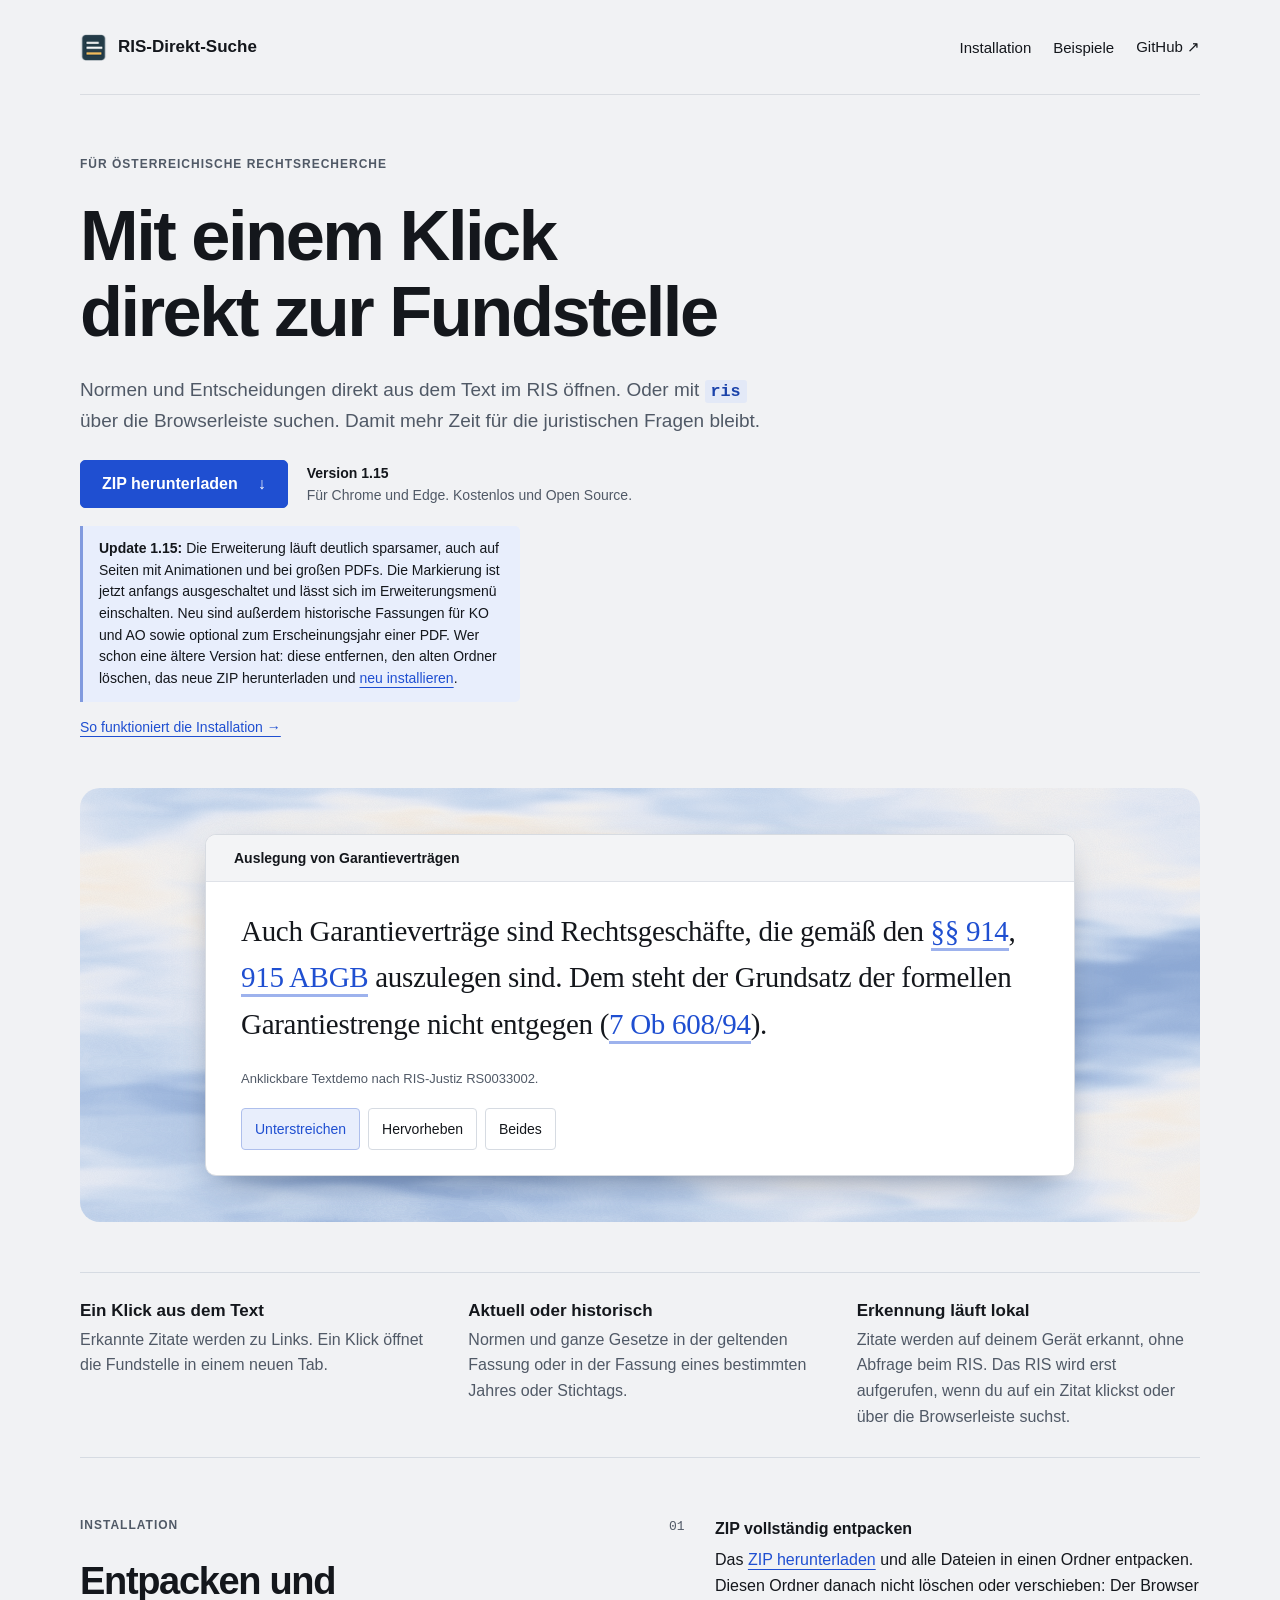
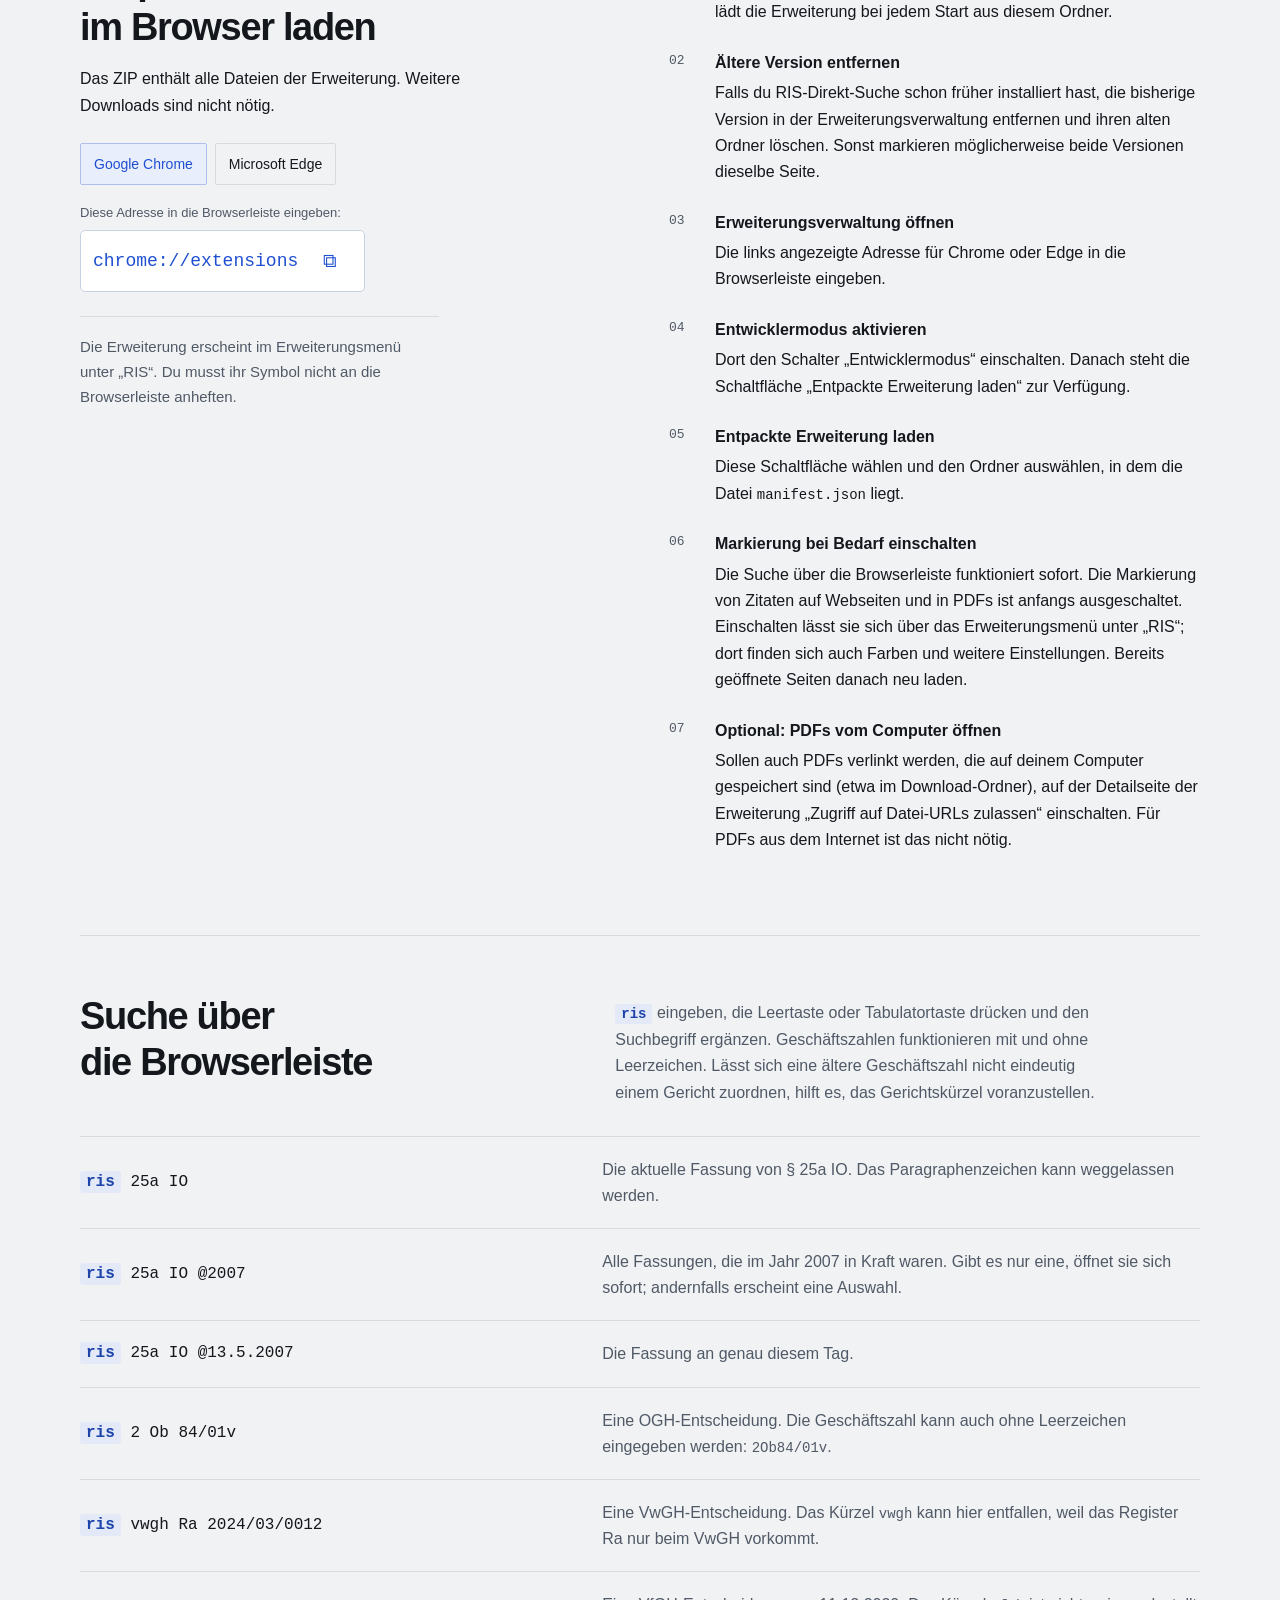
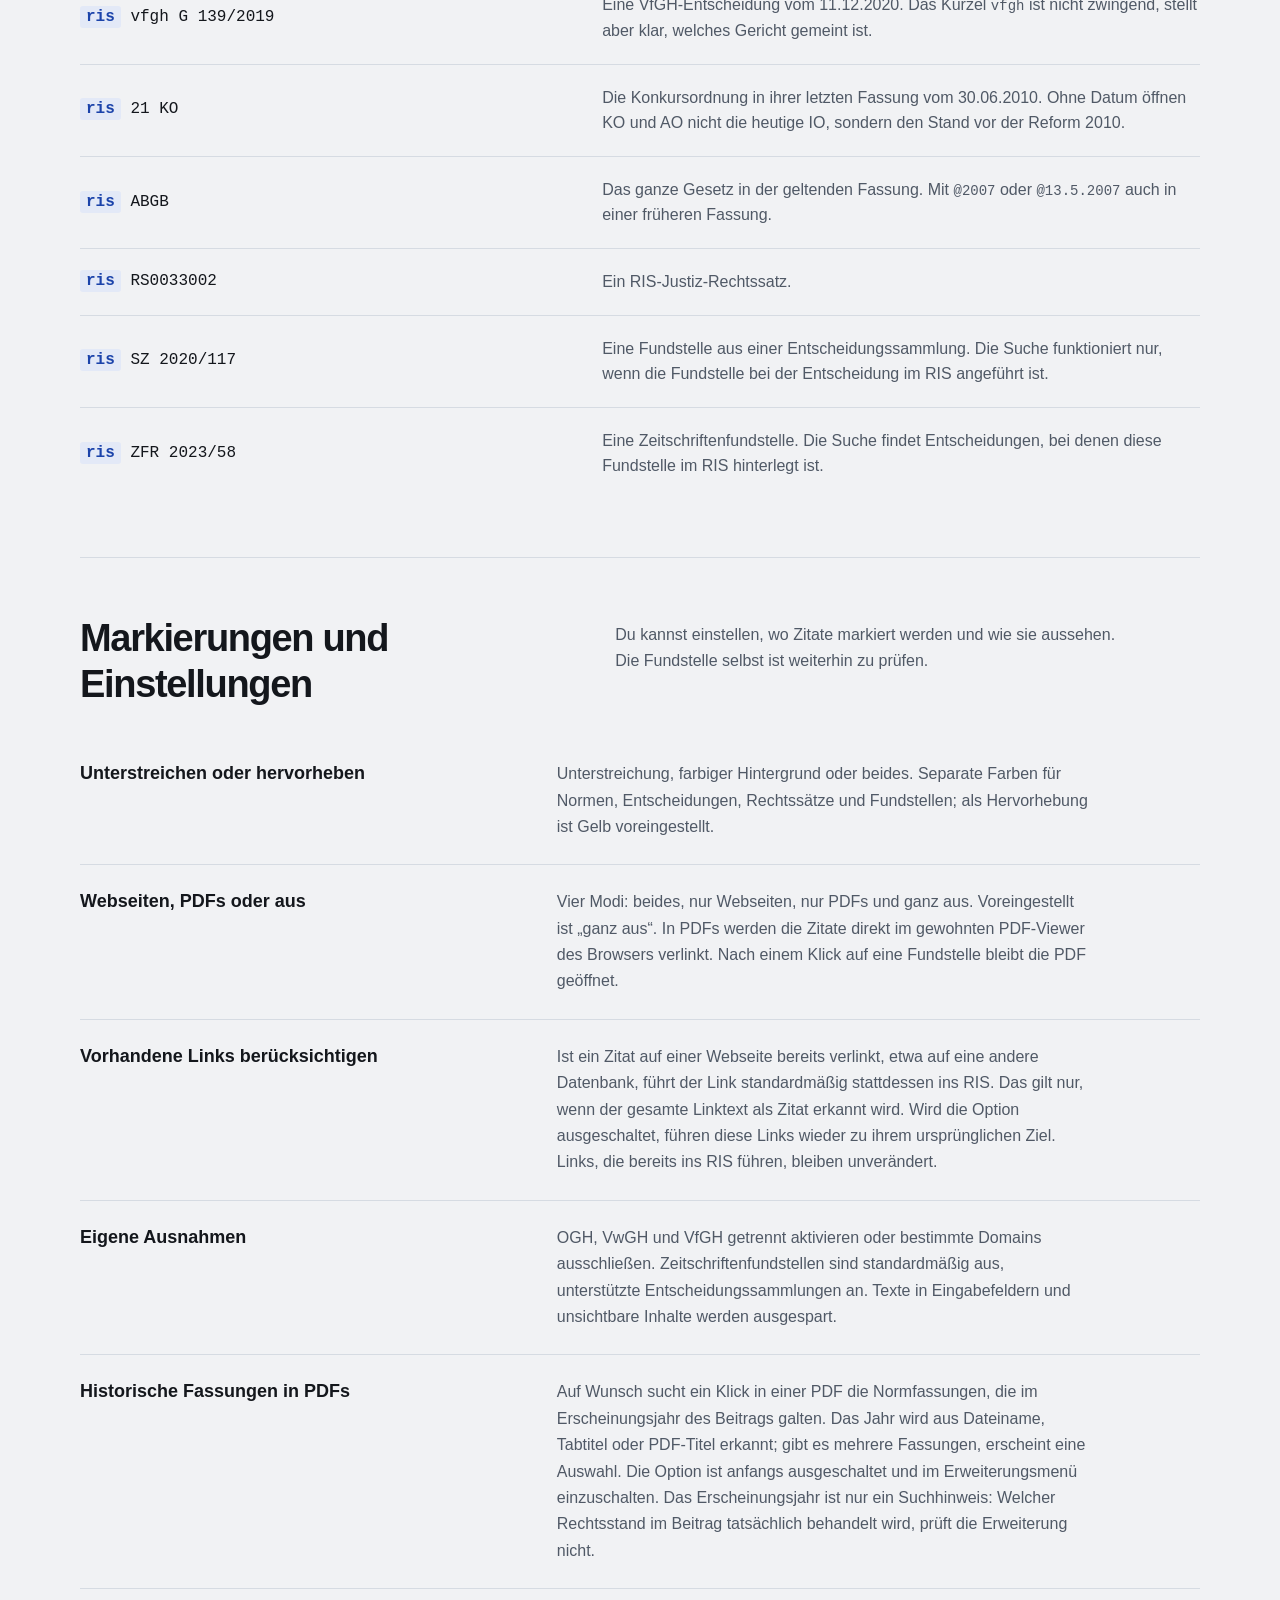
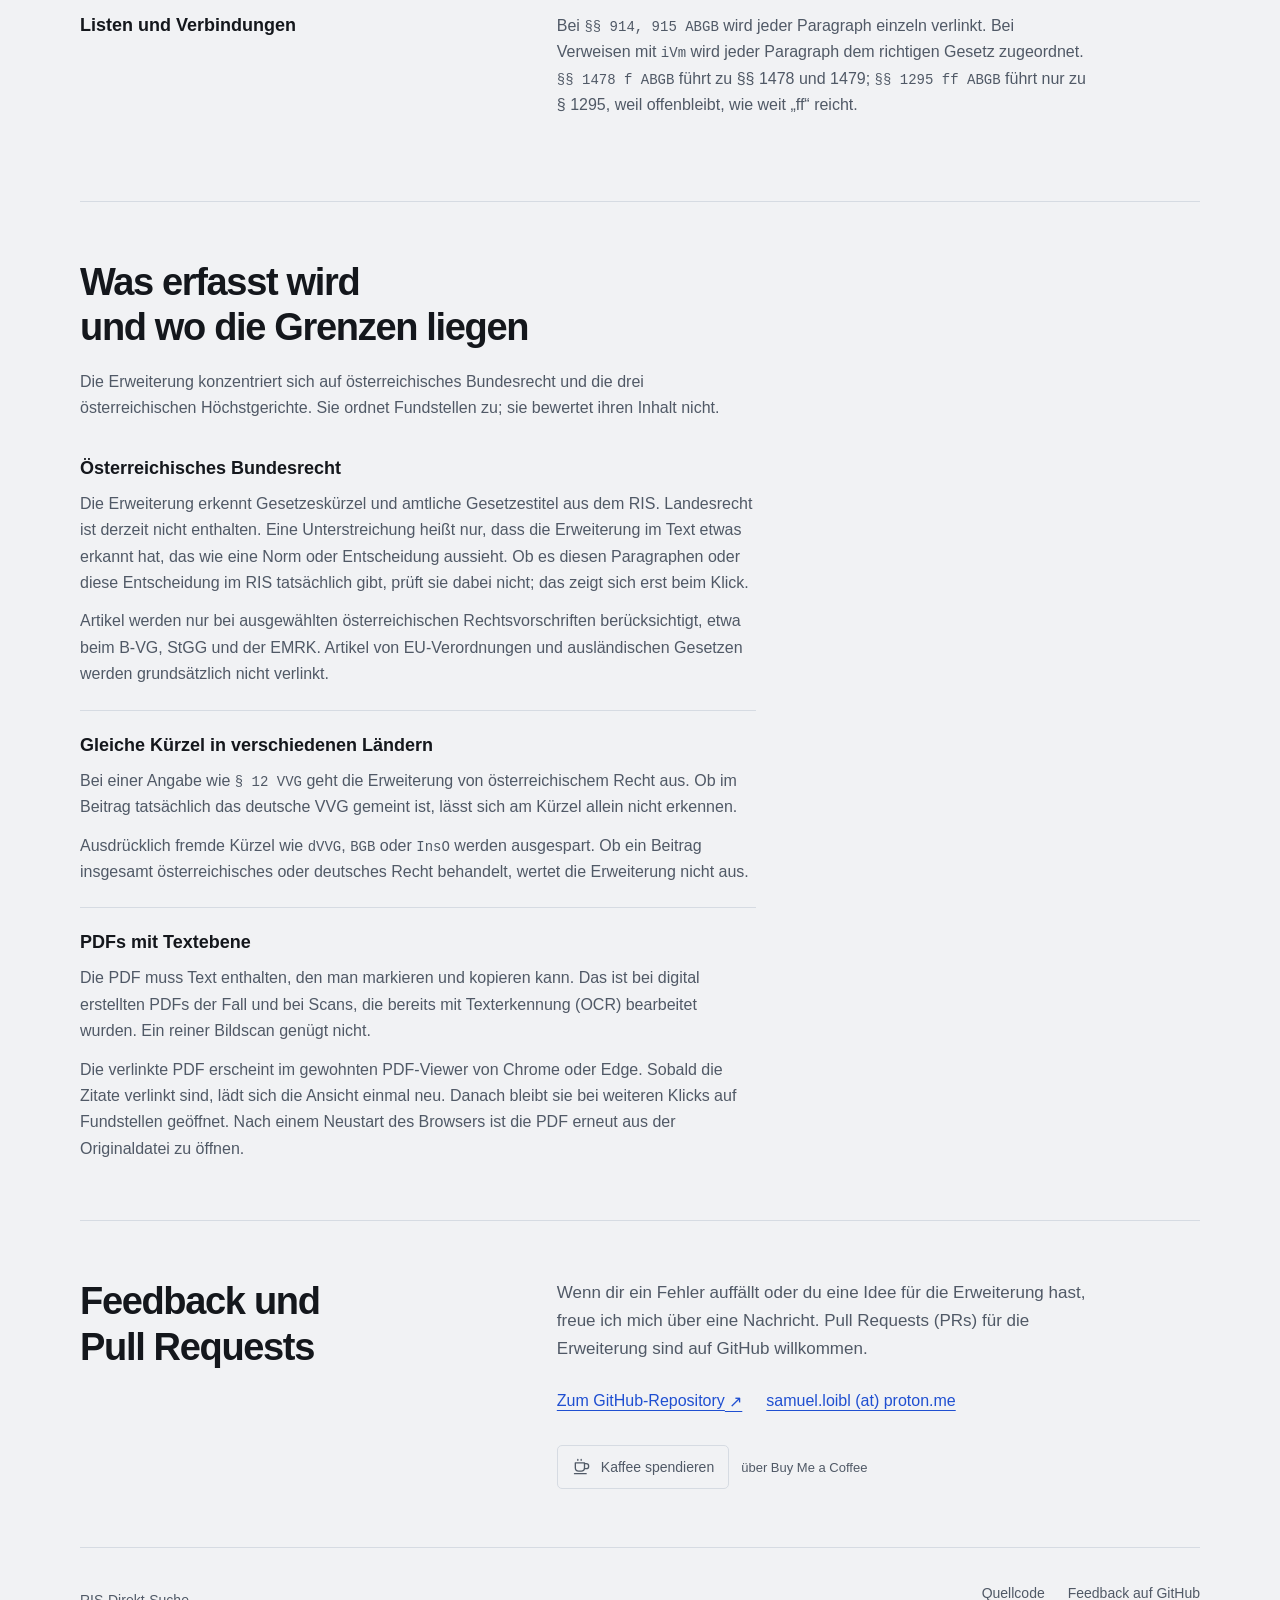
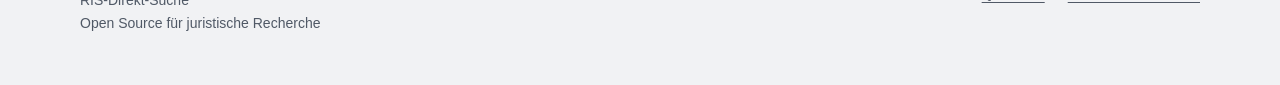
<file: index.html>
<!doctype html>
<html lang="de"><head><meta charset="utf-8"><meta name="viewport" content="width=device-width,initial-scale=1"><meta name="description" content="RIS-Direkt-Suche für Chrome und Edge: österreichische Normen und Entscheidungen aus dem Text heraus öffnen, in der Browserleiste suchen und historische Fassungen finden."><title>RIS-Direkt-Suche | Von der Textstelle zur Fundstelle</title><link rel="icon" href="icon32.png"><link rel="stylesheet" href="site.css">
<style id="page-refinement">
/* Gestalterische Anpassungen bleiben ausschließlich in dieser HTML-Datei. */
:root{--muted:#505966;--line:#d6dbe2}
body,h1,h2,button{font-family:"Segoe UI",Arial,sans-serif}
.demo-text{font-family:Georgia,"Times New Roman",serif}
.demo a{border-bottom-width:3px}
a,button{touch-action:manipulation}
a:focus-visible,button:focus-visible{outline:3px solid #1f4fd1;outline-offset:5px}
.top nav{gap:22px;font-size:15px;flex-wrap:wrap}
.top nav a{display:inline-flex;align-items:center;min-height:40px}
.kicker{font-size:12px;letter-spacing:1px}
h1,h2{text-wrap:balance}
.hero{padding:60px 0 50px;gap:36px}
.hero .intro{max-width:65ch;line-height:1.6}
.primary{min-height:48px;padding:13px 21px}
.primary:hover{background:#183da4;border-color:#183da4}
.release-note{font-size:14px;line-height:1.55;max-width:420px}
.release-note strong{color:var(--ink);font-weight:600}
.hero .text-link{width:fit-content;padding:7px 0;margin-top:10px;min-height:40px}
.demo-label{font-size:14px}
.demo-hint{font-size:13px;line-height:1.6}
.styles{gap:8px}
.styles button,.browser-switch button{font-size:14px;min-height:42px;padding:9px 13px}
.styles button:hover,.browser-switch button:hover{border-color:#819ade}
.benefits strong{font-size:17px;font-weight:600}
.benefits p{font-size:16px;line-height:1.6}
.section{padding:58px 0}
.section-head{gap:48px;margin-bottom:30px}
.section-head p{max-width:57ch;line-height:1.65;padding-top:6px}
h2{font-size:clamp(30px,3.1vw,38px);line-height:1.2}
.command{grid-template-columns:minmax(0,1fr) minmax(0,1.2fr);gap:24px;padding:20px 0}
.command>code{font-size:16px;line-height:1.6;overflow-wrap:anywhere}
.command p{font-size:16px;line-height:1.6}
.copy{width:44px;height:44px;border-radius:4px;flex-shrink:0}
.copy:hover{background:#e5eaf5}
#copy-status{margin:0;min-height:0}
#copy-status:not(:empty){position:fixed;z-index:20;bottom:20px;left:50%;transform:translateX(-50%);width:max-content;max-width:calc(100% - 32px);padding:12px 18px;border:1px solid #c6cedb;border-radius:5px;background:#fff;color:var(--ink);font-size:14px;line-height:1.5;box-shadow:0 4px 16px #172b3512;overflow-wrap:anywhere}
.install-grid{gap:58px;align-items:start}
.install-grid>div:first-child>p:not(.kicker){max-width:43ch}
.browser-switch{margin:24px 0 17px;flex-wrap:wrap}
.address-label{font-size:13px;color:var(--muted);margin:0 0 7px}
.address-row{display:flex;align-items:center;gap:10px;padding:8px 12px;border:1px solid #c9d2e2;border-radius:5px;background:#fff;width:fit-content;max-width:100%}
.address-row .address{font-size:18px;line-height:1.5;margin:0;min-width:0;overflow-wrap:anywhere}
.aside-note{font-size:15px;line-height:1.65;margin-top:24px}
.steps li{font-size:16px;gap:18px;margin-bottom:24px;line-height:1.65}
.steps li:before{font-size:13px;padding-top:3px;color:var(--muted)}
.steps li strong.step-title{display:block;color:var(--ink);font-weight:600;margin-bottom:4px}
.feature-row{grid-template-columns:minmax(0,.8fr) minmax(0,1.2fr);gap:48px;padding:24px 0}
.feature-row h3{font-size:18px;line-height:1.4}
.feature-row p{font-size:16px;line-height:1.65;max-width:60ch}
.limits{gap:58px}
.limits h3{font-size:18px;line-height:1.4}
.limits p{font-size:16px;line-height:1.65}
.pdf-note{padding-left:20px}
.contribute{display:grid;grid-template-columns:minmax(0,.8fr) minmax(0,1.2fr);gap:48px}
.contribute p{font-size:17px;max-width:58ch;margin:0 0 16px;color:var(--muted)}
.contribute-links{display:flex;flex-wrap:wrap;gap:10px 24px;align-items:center}
.contribute-links a{display:inline-flex;align-items:center;min-height:44px;padding:5px 0;font-size:16px;overflow-wrap:anywhere}
.foot{font-size:14px;padding:27px 0 35px;line-height:1.6}
.foot nav{gap:12px 23px}
.foot nav a{min-height:36px;display:inline-flex;align-items:center}
@media(max-width:850px){.hero{padding-top:44px}.release-note{margin:14px 0 0}.section-head,.install-grid,.feature-row,.limits,.contribute{gap:30px}.demo-stage{padding:30px}.section{padding:45px 0}}
@media(max-width:760px){.install-grid,.limits{grid-template-columns:1fr;gap:28px}.install-grid>div:first-child>p:not(.kicker){max-width:60ch}.section-head{grid-template-columns:1fr;gap:16px}.section-head p{padding-top:0}.steps li{margin-bottom:22px}.limits>div{min-width:0}}
@media(max-width:600px){.top{flex-wrap:wrap;gap:8px}.top nav{width:100%;gap:18px;justify-content:flex-start}.top nav a,.top nav a:nth-child(2){display:inline-flex;font-size:14px}.hero{padding:33px 0 35px;gap:28px}h1{font-size:clamp(36px,10.8vw,45px);line-height:1.12}.hero .intro{font-size:18px}.demo-stage{padding:18px 12px}.demo-label{padding:13px 18px}.demo-text{padding:0 18px;font-size:24px}.demo-hint{padding:0 18px;font-size:13px}.styles{padding:0 18px 20px;gap:7px}.styles button{font-size:13px;min-height:42px;padding:9px 10px}.benefits{gap:20px}.section{padding:36px 0}.command{grid-template-columns:minmax(0,1fr);gap:6px;padding:19px 0}.command p{grid-column:1;grid-row:2}.feature-row,.contribute{grid-template-columns:1fr;gap:10px}.feature-row{padding:22px 0}.contribute{gap:15px}.address-row .address{font-size:17px}.foot nav{gap:9px 18px}}
@media(prefers-reduced-motion:reduce){html{scroll-behavior:auto}}

#grenzen .section-head{display:block;margin-bottom:12px}
#grenzen .section-head h2{max-width:26ch;margin-bottom:18px}
#grenzen .section-head p{padding-top:0;max-width:72ch}
.scope-list{display:block;max-width:76ch}
.scope-topic{padding:22px 0;border-bottom:1px solid var(--line)}
.scope-topic:last-child{border-bottom:0;padding-bottom:0}
.commands .command:last-child{border-bottom:0}
.update-note{max-width:440px;margin:18px 0 4px;padding:12px 16px;border-left:3px solid #819ade;background:#e8eefc;border-radius:0 5px 5px 0;font-size:14px;line-height:1.55;color:var(--ink)}
.update-note strong{font-weight:600}
.scope-topic h3{font-size:18px;line-height:1.4;margin:0 0 10px;font-weight:600}
.scope-topic p{font-size:16px;line-height:1.65;margin:0 0 12px;color:var(--muted)}
.scope-topic p:last-child{margin-bottom:0}

.keyword{background:#e3e9f7;color:#1b43aa;padding:2px 6px;border-radius:3px;font-weight:600;white-space:nowrap}
.hero .keyword{font-size:.88em}

.position-mobile{display:none}
@media(max-width:760px){.position-desktop{display:none}.position-mobile{display:inline}}
.support-note{display:flex;flex-wrap:wrap;align-items:center;gap:12px;margin-top:22px}
.support-link{display:inline-flex;align-items:center;gap:9px;min-height:44px;padding:10px 14px;border:1px solid var(--line);border-radius:5px;background:transparent;color:var(--muted);font-size:14px;line-height:1.4;text-decoration:none}
.support-link:hover{background:#e3e9f7;border-color:#819ade;color:#1b43aa}
.support-caption{font-size:13px;color:var(--muted)}
</style>
</head>
<body data-ris-ignore><a class="skip" href="#main">Zum Inhalt</a><div class="wrap">
<header class="top"><a class="brand" href="#"><img src="icon32.png" alt="" width="27" height="27">RIS-Direkt-Suche</a><nav aria-label="Hauptnavigation"><a href="#installation">Installation</a><a href="#beispiele">Beispiele</a><a href="https://github.com/infinitelearning1/ris-direkt-suche">GitHub ↗</a></nav></header>
<main id="main"><section class="hero" aria-labelledby="hero-title"><div><p class="kicker">Für österreichische Rechtsrecherche</p><h1 id="hero-title">Mit einem Klick<br>direkt zur Fundstelle</h1><p class="intro">Normen und Entscheidungen direkt aus dem Text im RIS öffnen. Oder mit <code class="keyword">ris</code> über die Browserleiste suchen. Damit mehr Zeit für die juristischen Fragen bleibt.</p><a class="primary" href="ris-direkt-suche.zip" download>ZIP herunterladen <span aria-hidden="true">↓</span></a><p class="release-note"><strong>Version 1.15</strong><br>Für Chrome und Edge. Kostenlos und Open Source.</p><p class="update-note"><strong>Update 1.15:</strong> Die Erweiterung läuft deutlich sparsamer, auch auf Seiten mit Animationen und bei großen PDFs. Die Markierung ist jetzt anfangs ausgeschaltet und lässt sich im Erweiterungsmenü einschalten. Neu sind außerdem historische Fassungen für KO und AO sowie optional zum Erscheinungsjahr einer PDF. Wer schon eine ältere Version hat: diese entfernen, den alten Ordner löschen, das neue ZIP herunterladen und <a href="#installation">neu installieren</a>.</p><a class="text-link" href="#installation">So funktioniert die Installation →</a></div>
<div class="demo-stage"><div class="demo" data-style="underline"><div class="demo-label"><span>Auslegung von Garantieverträgen</span></div><p class="demo-text">Auch Garantieverträge sind Rechtsgeschäfte, die gemäß den <a data-norm="914" href="https://www.ris.bka.gv.at/NormDokument.wxe?Abfrage=Bundesnormen&amp;Gesetzesnummer=10001622&amp;Paragraf=914" target="_blank" rel="noopener" title="§&nbsp;914 ABGB im RIS öffnen">§§&nbsp;914</a>, <a data-norm="915" href="https://www.ris.bka.gv.at/NormDokument.wxe?Abfrage=Bundesnormen&amp;Gesetzesnummer=10001622&amp;Paragraf=915" target="_blank" rel="noopener" title="§&nbsp;915 ABGB im RIS öffnen">915 ABGB</a> auszulegen sind. Dem steht der Grundsatz der formellen Garantiestrenge nicht entgegen (<a data-kind="case" href="https://www.ris.bka.gv.at/Ergebnis.wxe?extensionTriggered=true&amp;Abfrage=Justiz&amp;SucheNachRechtssatz=False&amp;SucheNachText=True&amp;SkipToDocumentPage=True&amp;GZ=7%20Ob%20608%2F94" target="_blank" rel="noopener" title="7 Ob 608/94 im RIS suchen">7 Ob 608/94</a>).</p><p class="demo-hint">Anklickbare Textdemo nach RIS-Justiz RS0033002.</p><div class="styles" role="group" aria-label="Darstellung des Beispiels"><button type="button" data-style-choice="underline" aria-pressed="true">Unterstreichen</button><button type="button" data-style-choice="highlight" aria-pressed="false">Hervorheben</button><button type="button" data-style-choice="both" aria-pressed="false">Beides</button></div></div></div></section>
<div class="benefits"><div><strong>Ein Klick aus dem Text</strong><p>Erkannte Zitate werden zu Links. Ein Klick öffnet die Fundstelle in einem neuen Tab.</p></div><div><strong>Aktuell oder historisch</strong><p>Normen und ganze Gesetze in der geltenden Fassung oder in der Fassung eines bestimmten Jahres oder Stichtags.</p></div><div><strong>Erkennung läuft lokal</strong><p>Zitate werden auf deinem Gerät erkannt, ohne Abfrage beim RIS. Das RIS wird erst aufgerufen, wenn du auf ein Zitat klickst oder über die Browserleiste suchst.</p></div></div>
<section class="section" id="installation"><div class="install-grid"><div><p class="kicker">Installation</p><h2>Entpacken und<br>im Browser laden</h2><p>Das ZIP enthält alle Dateien der Erweiterung. Weitere Downloads sind nicht nötig.</p><div class="browser-switch" role="group" aria-label="Browser für die Anleitung"><button type="button" data-browser="chrome" aria-pressed="true">Google Chrome</button><button type="button" data-browser="edge" aria-pressed="false">Microsoft Edge</button></div><p class="address-label">Diese Adresse in die Browserleiste eingeben:</p><div class="address-row"><code id="extension-address" class="address" aria-live="polite">chrome://extensions</code><button type="button" class="copy" data-copy="browser" aria-label="Adresse der Erweiterungsverwaltung kopieren">⧉</button></div><p class="aside-note">Die Erweiterung erscheint im Erweiterungsmenü unter „RIS“. Du musst ihr Symbol nicht an die Browserleiste anheften.</p></div><ol class="steps">
<li><span><strong class="step-title">ZIP vollständig entpacken</strong>Das <a href="ris-direkt-suche.zip" download>ZIP herunterladen</a> und alle Dateien in einen Ordner entpacken. Diesen Ordner danach nicht löschen oder verschieben: Der Browser lädt die Erweiterung bei jedem Start aus diesem Ordner.</span></li>
<li><span><strong class="step-title">Ältere Version entfernen</strong>Falls du RIS-Direkt-Suche schon früher installiert hast, die bisherige Version in der Erweiterungsverwaltung entfernen und ihren alten Ordner löschen. Sonst markieren möglicherweise beide Versionen dieselbe Seite.</span></li>
<li><span><strong class="step-title">Erweiterungsverwaltung öffnen</strong>Die <span class="position-desktop">links</span><span class="position-mobile">oben</span> angezeigte Adresse für Chrome oder Edge in die Browserleiste eingeben.</span></li>
<li><span><strong class="step-title">Entwicklermodus aktivieren</strong>Dort den Schalter „Entwicklermodus“ einschalten. Danach steht die Schaltfläche „Entpackte Erweiterung laden“ zur Verfügung.</span></li>
<li><span><strong class="step-title">Entpackte Erweiterung laden</strong>Diese Schaltfläche wählen und den Ordner auswählen, in dem die Datei <code>manifest.json</code> liegt.</span></li>
<li><span><strong class="step-title">Markierung bei Bedarf einschalten</strong>Die Suche über die Browserleiste funktioniert sofort. Die Markierung von Zitaten auf Webseiten und in PDFs ist anfangs ausgeschaltet. Einschalten lässt sie sich über das Erweiterungsmenü unter „RIS“; dort finden sich auch Farben und weitere Einstellungen. Bereits geöffnete Seiten danach neu laden.</span></li>
<li><span><strong class="step-title">Optional: PDFs vom Computer öffnen</strong>Sollen auch PDFs verlinkt werden, die auf deinem Computer gespeichert sind (etwa im Download-Ordner), auf der Detailseite der Erweiterung „Zugriff auf Datei-URLs zulassen“ einschalten. Für PDFs aus dem Internet ist das nicht nötig.</span></li>
</ol></div></section>
<section class="section" id="beispiele"><div class="section-head"><h2>Suche über<br>die Browserleiste</h2><p><code class="keyword">ris</code> eingeben, die Leertaste oder Tabulatortaste drücken und den Suchbegriff ergänzen. Geschäftszahlen funktionieren mit und ohne Leerzeichen. Lässt sich eine ältere Geschäftszahl nicht eindeutig einem Gericht zuordnen, hilft es, das Gerichtskürzel voranzustellen.</p></div><div class="commands">
<div class="command"><code><span class="keyword">ris</span> 25a IO</code><p>Die aktuelle Fassung von §&nbsp;25a IO. Das Paragraphenzeichen kann weggelassen werden.</p></div>
<div class="command"><code><span class="keyword">ris</span> 25a IO @2007</code><p>Alle Fassungen, die im Jahr 2007 in Kraft waren. Gibt es nur eine, öffnet sie sich sofort; andernfalls erscheint eine Auswahl.</p></div>
<div class="command"><code><span class="keyword">ris</span> 25a IO @13.5.2007</code><p>Die Fassung an genau diesem Tag.</p></div>
<div class="command"><code><span class="keyword">ris</span> 2 Ob 84/01v</code><p>Eine OGH-Entscheidung. Die Geschäftszahl kann auch ohne Leerzeichen eingegeben werden: <code>2Ob84/01v</code>.</p></div>
<div class="command"><code><span class="keyword">ris</span> vwgh Ra 2024/03/0012</code><p>Eine VwGH-Entscheidung. Das Kürzel <code>vwgh</code> kann hier entfallen, weil das Register Ra nur beim VwGH vorkommt.</p></div>
<div class="command"><code><span class="keyword">ris</span> vfgh G 139/2019</code><p>Eine VfGH-Entscheidung vom 11.12.2020. Das Kürzel <code>vfgh</code> ist nicht zwingend, stellt aber klar, welches Gericht gemeint ist.</p></div>
<div class="command"><code><span class="keyword">ris</span> 21&nbsp;KO</code><p>Die Konkursordnung in ihrer letzten Fassung vom 30.06.2010. Ohne Datum öffnen KO und AO nicht die heutige IO, sondern den Stand vor der Reform 2010.</p></div><div class="command"><code><span class="keyword">ris</span> ABGB</code><p>Das ganze Gesetz in der geltenden Fassung. Mit <code>@2007</code> oder <code>@13.5.2007</code> auch in einer früheren Fassung.</p></div>
<div class="command"><code><span class="keyword">ris</span> RS0033002</code><p>Ein RIS-Justiz-Rechtssatz.</p></div>
<div class="command"><code><span class="keyword">ris</span> SZ 2020/117</code><p>Eine Fundstelle aus einer Entscheidungssammlung. Die Suche funktioniert nur, wenn die Fundstelle bei der Entscheidung im RIS angeführt ist.</p></div>
<div class="command"><code><span class="keyword">ris</span> ZFR 2023/58</code><p>Eine Zeitschriftenfundstelle. Die Suche findet Entscheidungen, bei denen diese Fundstelle im RIS hinterlegt ist.</p></div></div><p id="copy-status" class="copy-status" role="status" aria-live="polite"></p></section>
<section class="section"><div class="section-head"><h2>Markierungen und<br>Einstellungen</h2><p>Du kannst einstellen, wo Zitate markiert werden und wie sie aussehen. Die Fundstelle selbst ist weiterhin zu prüfen.</p></div><div class="feature-row"><h3>Unterstreichen oder hervorheben</h3><p>Unterstreichung, farbiger Hintergrund oder beides. Separate Farben für Normen, Entscheidungen, Rechtssätze und Fundstellen; als Hervorhebung ist Gelb voreingestellt.</p></div><div class="feature-row"><h3>Webseiten, PDFs oder aus</h3><p>Vier Modi: beides, nur Webseiten, nur PDFs und ganz aus. Voreingestellt ist „ganz aus“. In PDFs werden die Zitate direkt im gewohnten PDF-Viewer des Browsers verlinkt. Nach einem Klick auf eine Fundstelle bleibt die PDF geöffnet.</p></div><div class="feature-row"><h3>Vorhandene Links berücksichtigen</h3><p>Ist ein Zitat auf einer Webseite bereits verlinkt, etwa auf eine andere Datenbank, führt der Link standardmäßig stattdessen ins RIS. Das gilt nur, wenn der gesamte Linktext als Zitat erkannt wird. Wird die Option ausgeschaltet, führen diese Links wieder zu ihrem ursprünglichen Ziel. Links, die bereits ins RIS führen, bleiben unverändert.</p></div><div class="feature-row"><h3>Eigene Ausnahmen</h3><p>OGH, VwGH und VfGH getrennt aktivieren oder bestimmte Domains ausschließen. Zeitschriftenfundstellen sind standardmäßig aus, unterstützte Entscheidungssammlungen an. Texte in Eingabefeldern und unsichtbare Inhalte werden ausgespart.</p></div><div class="feature-row"><h3>Historische Fassungen in PDFs</h3><p>Auf Wunsch sucht ein Klick in einer PDF die Normfassungen, die im Erscheinungsjahr des Beitrags galten. Das Jahr wird aus Dateiname, Tabtitel oder PDF-Titel erkannt; gibt es mehrere Fassungen, erscheint eine Auswahl. Die Option ist anfangs ausgeschaltet und im Erweiterungsmenü einzuschalten. Das Erscheinungsjahr ist nur ein Suchhinweis: Welcher Rechtsstand im Beitrag tatsächlich behandelt wird, prüft die Erweiterung nicht.</p></div><div class="feature-row"><h3>Listen und Verbindungen</h3><p>Bei <code>§§&nbsp;914, 915 ABGB</code> wird jeder Paragraph einzeln verlinkt. Bei Verweisen mit <code>iVm</code> wird jeder Paragraph dem richtigen Gesetz zugeordnet. <code>§§&nbsp;1478&nbsp;f ABGB</code> führt zu §§&nbsp;1478 und 1479; <code>§§&nbsp;1295&nbsp;ff ABGB</code> führt nur zu §&nbsp;1295, weil offenbleibt, wie weit „ff“ reicht.</p></div></section>
<section class="section" id="grenzen"><div class="section-head"><h2>Was erfasst wird<br>und wo die Grenzen liegen</h2><p>Die Erweiterung konzentriert sich auf österreichisches Bundesrecht und die drei österreichischen Höchstgerichte. Sie ordnet Fundstellen zu; sie bewertet ihren Inhalt nicht.</p></div><div class="scope-list">
<div class="scope-topic"><h3>Österreichisches Bundesrecht</h3><p>Die Erweiterung erkennt Gesetzeskürzel und amtliche Gesetzestitel aus dem RIS. Landesrecht ist derzeit nicht enthalten. Eine Unterstreichung heißt nur, dass die Erweiterung im Text etwas erkannt hat, das wie eine Norm oder Entscheidung aussieht. Ob es diesen Paragraphen oder diese Entscheidung im RIS tatsächlich gibt, prüft sie dabei nicht; das zeigt sich erst beim Klick.</p><p>Artikel werden nur bei ausgewählten österreichischen Rechtsvorschriften berücksichtigt, etwa beim B-VG, StGG und der EMRK. Artikel von EU-Verordnungen und ausländischen Gesetzen werden grundsätzlich nicht verlinkt.</p></div>
<div class="scope-topic"><h3>Gleiche Kürzel in verschiedenen Ländern</h3><p>Bei einer Angabe wie <code>§&nbsp;12 VVG</code> geht die Erweiterung von österreichischem Recht aus. Ob im Beitrag tatsächlich das deutsche VVG gemeint ist, lässt sich am Kürzel allein nicht erkennen.</p><p>Ausdrücklich fremde Kürzel wie <code>dVVG</code>, <code>BGB</code> oder <code>InsO</code> werden ausgespart. Ob ein Beitrag insgesamt österreichisches oder deutsches Recht behandelt, wertet die Erweiterung nicht aus.</p></div>
<div class="scope-topic"><h3>PDFs mit Textebene</h3><p>Die PDF muss Text enthalten, den man markieren und kopieren kann. Das ist bei digital erstellten PDFs der Fall und bei Scans, die bereits mit Texterkennung (OCR) bearbeitet wurden. Ein reiner Bildscan genügt nicht.</p><p>Die verlinkte PDF erscheint im gewohnten PDF-Viewer von Chrome oder Edge. Sobald die Zitate verlinkt sind, lädt sich die Ansicht einmal neu. Danach bleibt sie bei weiteren Klicks auf Fundstellen geöffnet. Nach einem Neustart des Browsers ist die PDF erneut aus der Originaldatei zu öffnen.</p></div>
</div></section>
<section class="section contribute" id="feedback" aria-labelledby="feedback-title">
<div><h2 id="feedback-title">Feedback und<br>Pull Requests</h2></div>
<div><p>Wenn dir ein Fehler auffällt oder du eine Idee für die Erweiterung hast, freue ich mich über eine Nachricht. Pull Requests (PRs) für die Erweiterung sind auf GitHub willkommen.</p>
<div class="contribute-links"><a href="https://github.com/infinitelearning1/ris-direkt-suche" target="_blank" rel="noopener">Zum GitHub-Repository <span aria-hidden="true">&nbsp;↗</span></a><a href="mailto:samuel.loibl@proton.me">samuel.loibl (at) proton.me</a></div>

<div class="support-note"><a class="support-link" href="https://buymeacoffee.com/rissuche" target="_blank" rel="noopener"><svg width="20" height="20" viewBox="0 0 24 24" fill="none" stroke="currentColor" stroke-width="1.6" stroke-linecap="round" stroke-linejoin="round" aria-hidden="true" focusable="false"><path d="M4 7h11v6a4 4 0 0 1-4 4H8a4 4 0 0 1-4-4V7Z"/><path d="M15 8h2a3 3 0 0 1 0 6h-2M3 20h14M7 3v1M11 3v1"/></svg>Kaffee spendieren</a><span class="support-caption">über Buy Me a Coffee</span></div></div>
</section></main><footer class="foot"><p>RIS-Direkt-Suche<br>Open Source für juristische Recherche</p><nav aria-label="Weitere Informationen"><a href="https://github.com/infinitelearning1/ris-direkt-suche">Quellcode</a><a href="https://github.com/infinitelearning1/ris-direkt-suche/issues">Feedback auf GitHub</a></nav></footer></div><script src="site.js"></script></body></html>
</file>
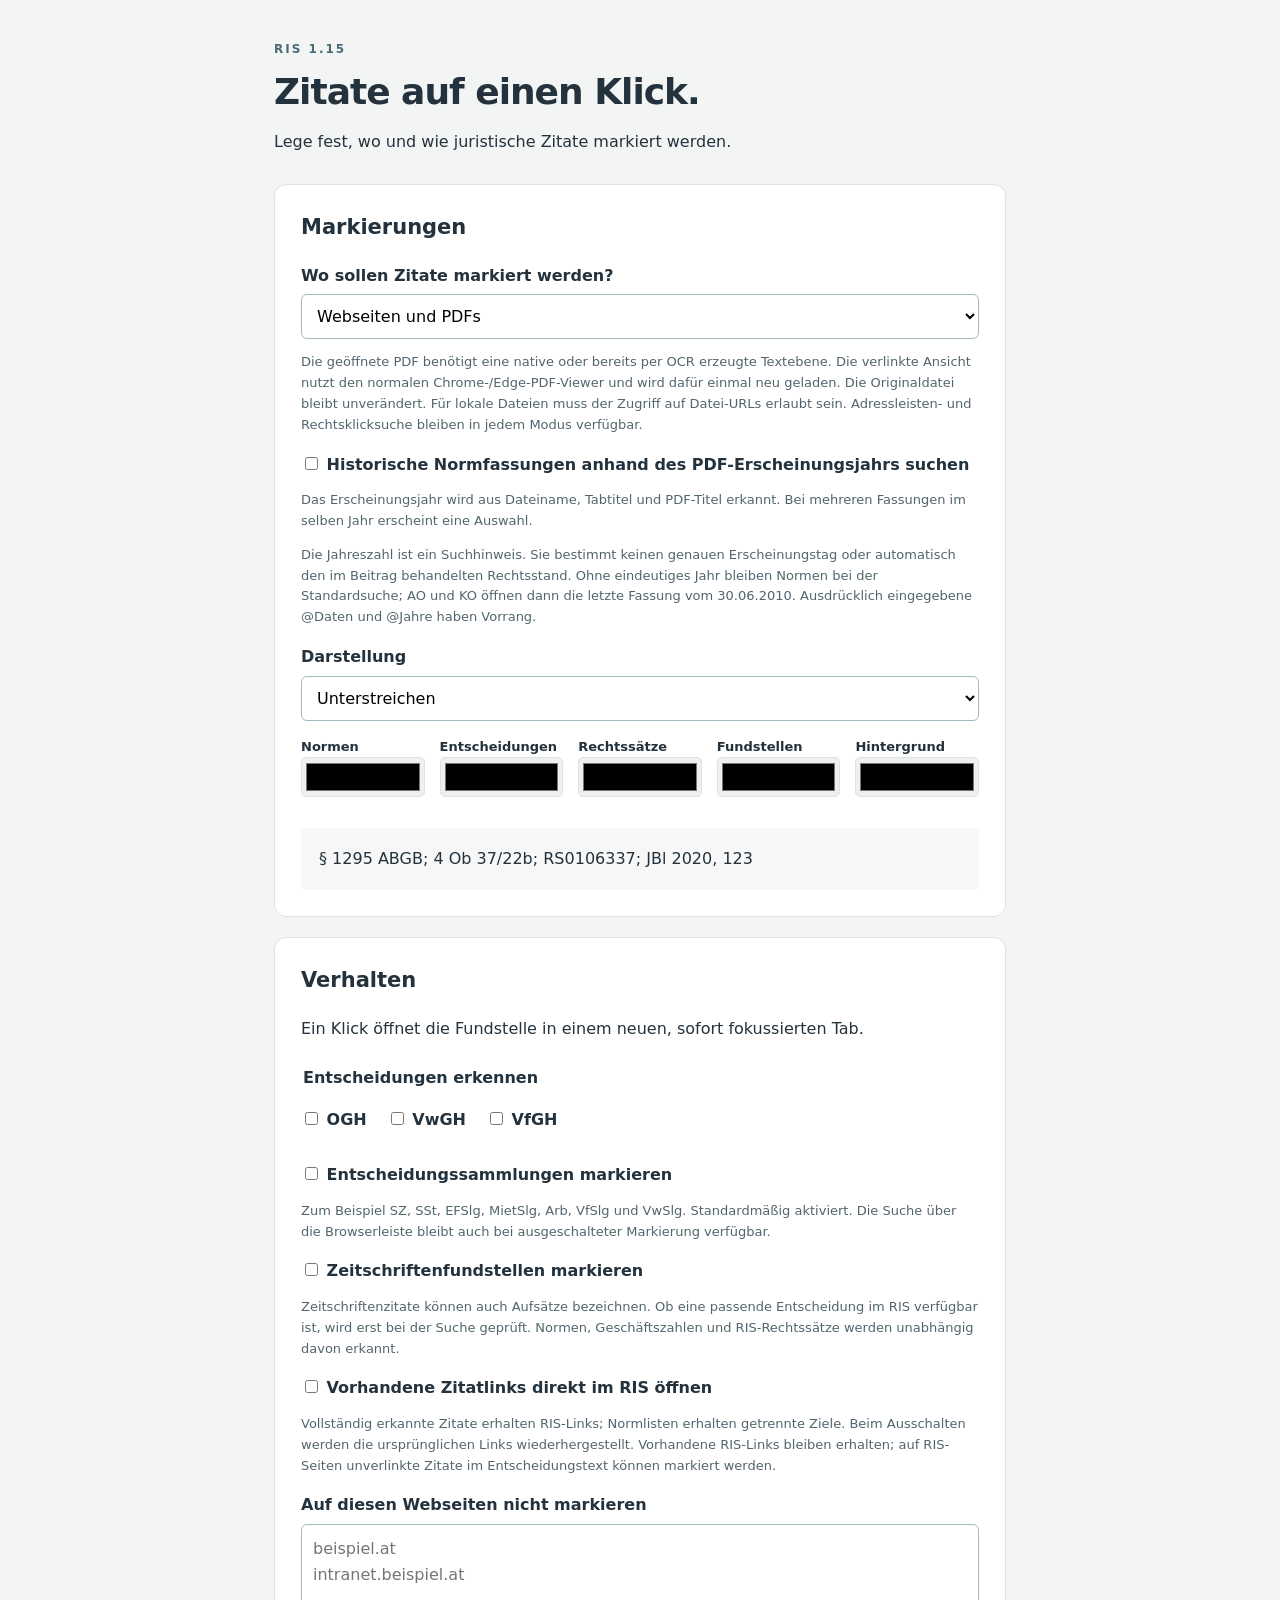
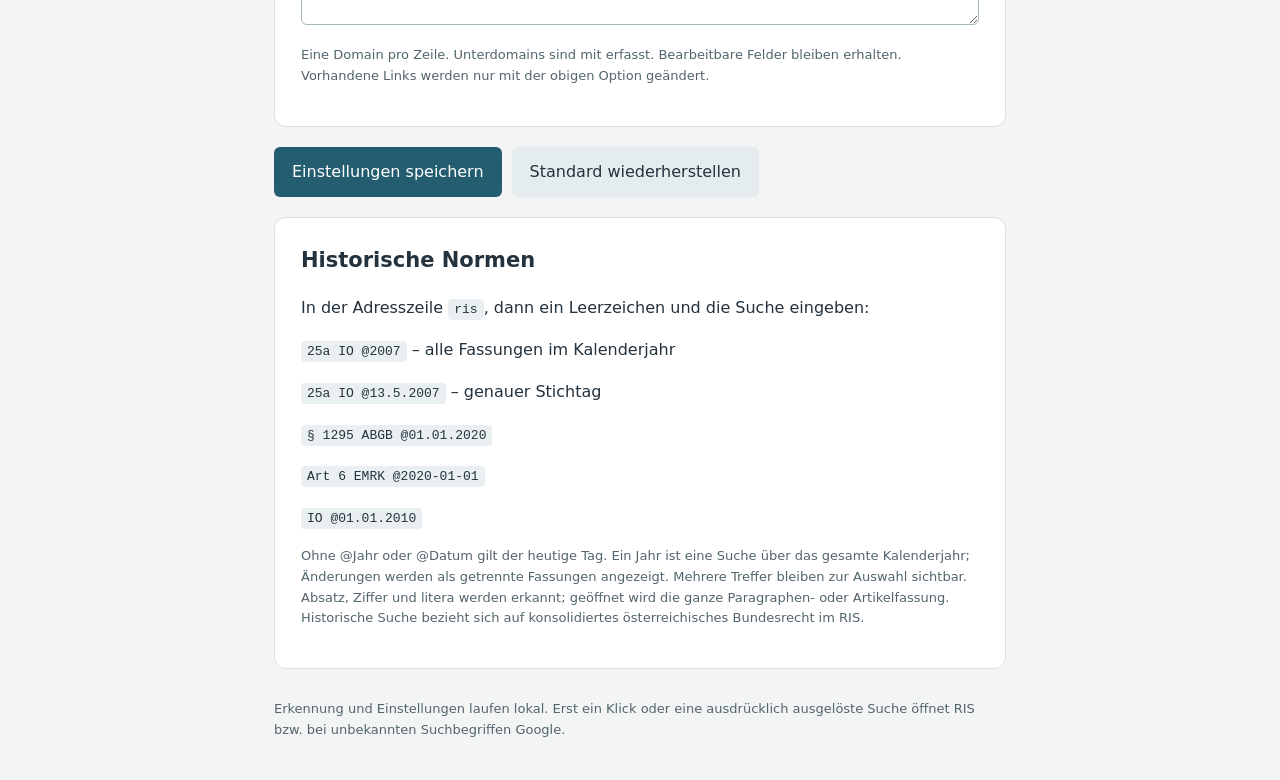
<file: options.html>
<!doctype html><html lang="de"><head><meta charset="utf-8"><meta name="viewport" content="width=device-width,initial-scale=1"><title>RIS – Einstellungen</title><link rel="stylesheet" href="ui.css"></head>
<body><main><header><p class="eyebrow">RIS 1.15</p><h1>Zitate auf einen Klick.</h1><p>Lege fest, wo und wie juristische Zitate markiert werden.</p></header>
<form id="settings"><section><h2>Markierungen</h2><label for="mode">Wo sollen Zitate markiert werden?</label><select id="mode" name="mode"><option value="both">Webseiten und PDFs</option><option value="web">Nur Webseiten</option><option value="pdf">Nur PDFs</option><option value="off">Ganz aus</option></select>
<p class="hint">Die geöffnete PDF benötigt eine native oder bereits per OCR erzeugte Textebene. Die verlinkte Ansicht nutzt den normalen Chrome-/Edge-PDF-Viewer und wird dafür einmal neu geladen. Die Originaldatei bleibt unverändert. Für lokale Dateien muss der Zugriff auf Datei-URLs erlaubt sein. Adressleisten- und Rechtsklicksuche bleiben in jedem Modus verfügbar.</p>
<label><input type="checkbox" id="pdfHistoricalYear" name="pdfHistoricalYear"> Historische Normfassungen anhand des PDF-Erscheinungsjahrs suchen</label><p class="hint" id="pdf-year" role="status">Das Erscheinungsjahr wird aus Dateiname, Tabtitel und PDF-Titel erkannt. Bei mehreren Fassungen im selben Jahr erscheint eine Auswahl.</p><p class="hint">Die Jahreszahl ist ein Suchhinweis. Sie bestimmt keinen genauen Erscheinungstag oder automatisch den im Beitrag behandelten Rechtsstand. Ohne eindeutiges Jahr bleiben Normen bei der Standardsuche; AO und KO öffnen dann die letzte Fassung vom 30.06.2010. Ausdrücklich eingegebene @Daten und @Jahre haben Vorrang.</p><label for="style">Darstellung</label><select id="style" name="style"><option value="underline">Unterstreichen</option><option value="highlight">Text hervorheben</option><option value="both">Unterstreichen und hervorheben</option></select>
<div class="colors"><label>Normen<input type="color" name="normColor" id="normColor"></label><label>Entscheidungen<input type="color" name="caseColor" id="caseColor"></label><label>Rechtssätze<input type="color" name="rsColor" id="rsColor"></label><label>Fundstellen<input type="color" name="fundstelleColor" id="fundstelleColor"></label><label>Hintergrund<input type="color" name="highlightColor" id="highlightColor"></label></div>
<div class="preview" aria-label="Vorschau"><span data-type="norm">§ 1295 ABGB</span>; <span data-type="case">4 Ob 37/22b</span>; <span data-type="rs">RS0106337</span>; <span data-type="fundstelle">JBl 2020, 123</span></div></section>
<section><h2>Verhalten</h2><p>Ein Klick öffnet die Fundstelle in einem neuen, sofort fokussierten Tab.</p><fieldset><legend>Entscheidungen erkennen</legend><label><input type="checkbox" name="court" value="OGH"> OGH</label><label><input type="checkbox" name="court" value="VwGH"> VwGH</label><label><input type="checkbox" name="court" value="VfGH"> VfGH</label></fieldset>
<label><input type="checkbox" name="markCollections" id="markCollections"> Entscheidungssammlungen markieren</label><p class="hint">Zum Beispiel SZ, SSt, EFSlg, MietSlg, Arb, VfSlg und VwSlg. Standardmäßig aktiviert. Die Suche über die Browserleiste bleibt auch bei ausgeschalteter Markierung verfügbar.</p><label><input type="checkbox" name="markFundstellen" id="markFundstellen"> Zeitschriftenfundstellen markieren</label><p class="hint">Zeitschriftenzitate können auch Aufsätze bezeichnen. Ob eine passende Entscheidung im RIS verfügbar ist, wird erst bei der Suche geprüft. Normen, Geschäftszahlen und RIS-Rechtssätze werden unabhängig davon erkannt.</p><label><input type="checkbox" name="existingLinks" id="existingLinks"> Vorhandene Zitatlinks direkt im RIS öffnen</label><p class="hint">Vollständig erkannte Zitate erhalten RIS-Links; Normlisten erhalten getrennte Ziele. Beim Ausschalten werden die ursprünglichen Links wiederhergestellt. Vorhandene RIS-Links bleiben erhalten; auf RIS-Seiten unverlinkte Zitate im Entscheidungstext können markiert werden.</p><label for="excludedSites">Auf diesen Webseiten nicht markieren</label><textarea id="excludedSites" rows="3" placeholder="beispiel.at&#10;intranet.beispiel.at"></textarea><p class="hint">Eine Domain pro Zeile. Unterdomains sind mit erfasst. Bearbeitbare Felder bleiben erhalten. Vorhandene Links werden nur mit der obigen Option geändert.</p></section>
<div class="actions"><button type="submit">Einstellungen speichern</button><button type="button" id="reset" class="secondary">Standard wiederherstellen</button><span id="status" role="status" aria-live="polite"></span></div></form>
<section><h2>Historische Normen</h2><p>In der Adresszeile <code>ris</code>, dann ein Leerzeichen und die Suche eingeben:</p><p><code>25a IO @2007</code> – alle Fassungen im Kalenderjahr</p><p><code>25a IO @13.5.2007</code> – genauer Stichtag</p><p><code>§ 1295 ABGB @01.01.2020</code></p><p><code>Art 6 EMRK @2020-01-01</code></p><p><code>IO @01.01.2010</code></p><p class="hint">Ohne @Jahr oder @Datum gilt der heutige Tag. Ein Jahr ist eine Suche über das gesamte Kalenderjahr; Änderungen werden als getrennte Fassungen angezeigt. Mehrere Treffer bleiben zur Auswahl sichtbar. Absatz, Ziffer und litera werden erkannt; geöffnet wird die ganze Paragraphen- oder Artikelfassung. Historische Suche bezieht sich auf konsolidiertes österreichisches Bundesrecht im RIS.</p></section>
<footer>Erkennung und Einstellungen laufen lokal. Erst ein Klick oder eine ausdrücklich ausgelöste Suche öffnet RIS bzw. bei unbekannten Suchbegriffen Google.</footer></main><script src="settings.js"></script><script src="options.js"></script></body></html>
</file>
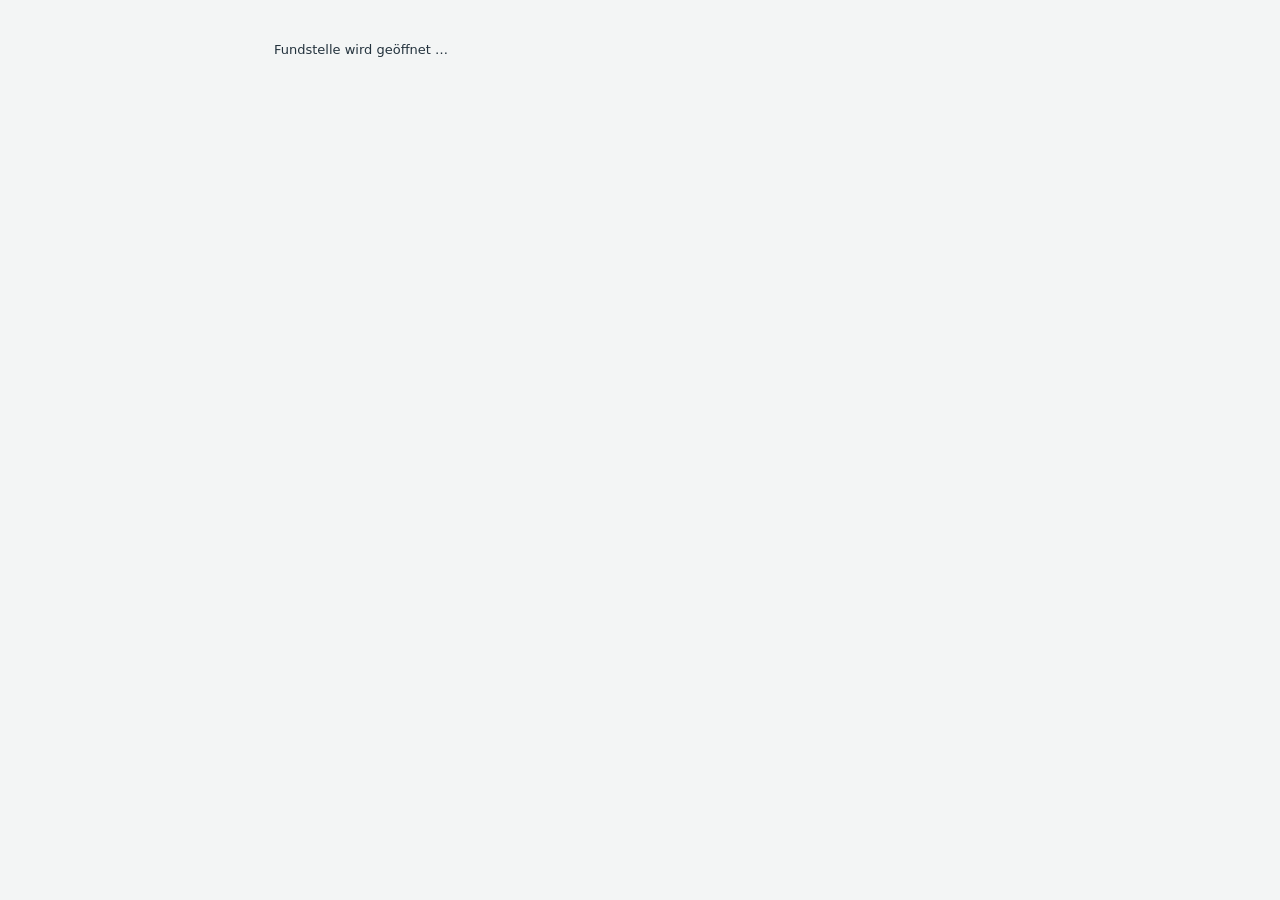
<file: pdf-link.html>
<!doctype html><html lang="de"><head><meta charset="utf-8"><title>Fundstelle im RIS öffnen</title><link rel="stylesheet" href="ui.css"></head><body><main><p id="status" role="status">Fundstelle wird geöffnet …</p><a id="source" hidden>Zur PDF zurückkehren</a></main><script src="pdf-link.js"></script></body></html>
</file>
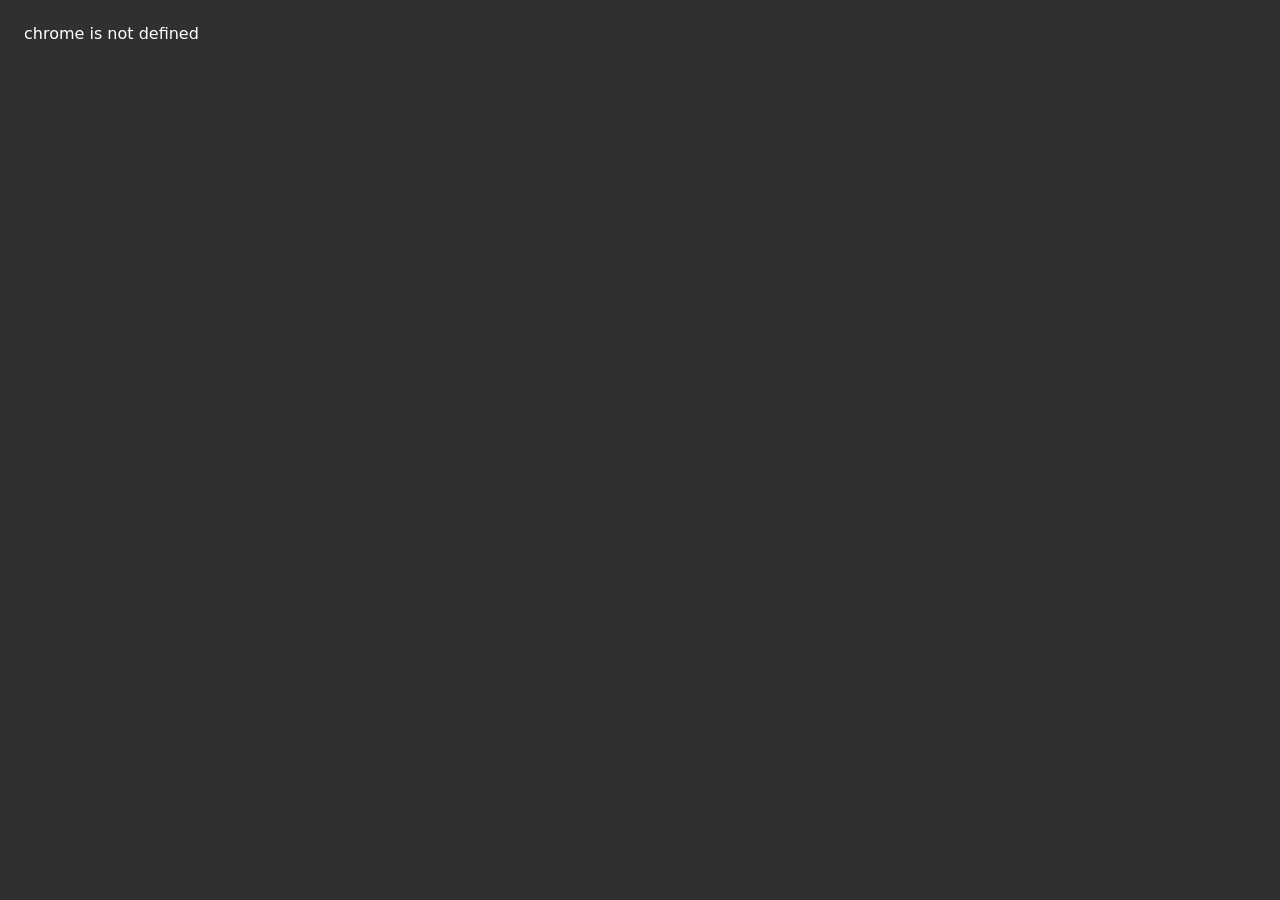
<file: pdf-view.html>
<!doctype html><html lang="de"><head><meta charset="utf-8"><meta name="viewport" content="width=device-width,initial-scale=1"><title>PDF</title><link rel="icon" type="image/svg+xml" href="pdf-icon.svg"><link rel="stylesheet" href="pdf-view.css"></head><body><p id="status" role="status">PDF wird geöffnet …</p><script src="pdf-view.js"></script></body></html>
</file>
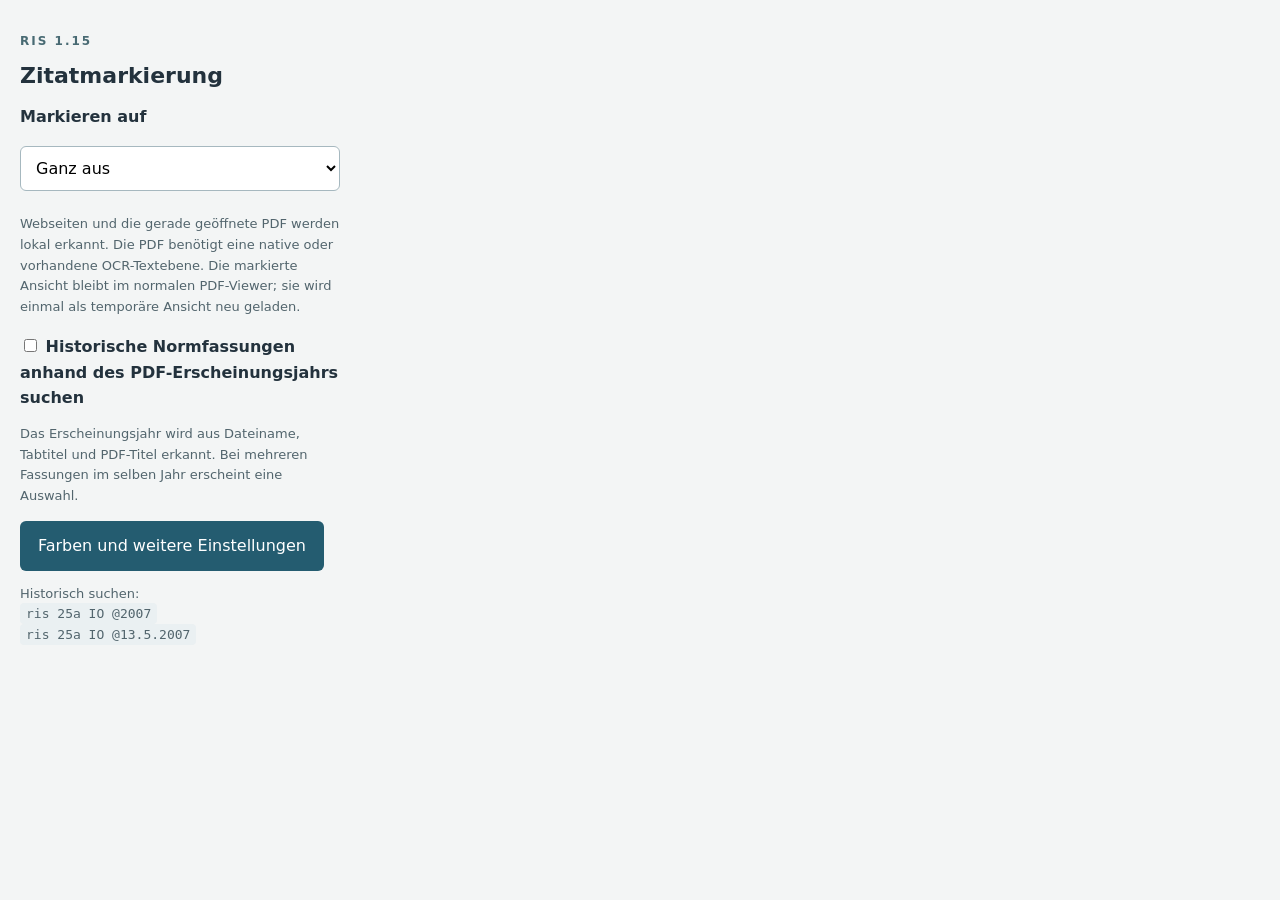
<file: popup.html>
<!doctype html><html lang="de"><head><meta charset="utf-8"><title>RIS</title><link rel="stylesheet" href="ui.css"></head><body><div class="popup"><p class="eyebrow">RIS 1.15</p><h1>Zitatmarkierung</h1><label for="mode">Markieren auf</label><select id="mode"><option value="both">Webseiten und PDFs</option><option value="web">Nur Webseiten</option><option value="pdf">Nur PDFs</option><option value="off">Ganz aus</option></select><p class="hint">Webseiten und die gerade geöffnete PDF werden lokal erkannt. Die PDF benötigt eine native oder vorhandene OCR-Textebene. Die markierte Ansicht bleibt im normalen PDF-Viewer; sie wird einmal als temporäre Ansicht neu geladen.</p><label><input type="checkbox" id="pdfHistoricalYear" name="pdfHistoricalYear"> Historische Normfassungen anhand des PDF-Erscheinungsjahrs suchen</label><p class="hint" id="pdf-year" role="status">Das Erscheinungsjahr wird aus Dateiname, Tabtitel und PDF-Titel erkannt. Bei mehreren Fassungen im selben Jahr erscheint eine Auswahl.</p><p id="status" role="status"></p><button id="options" class="button">Farben und weitere Einstellungen</button><p class="hint">Historisch suchen:<br><code>ris 25a IO @2007</code><br><code>ris 25a IO @13.5.2007</code></p></div><script src="settings.js"></script><script src="pdf-history.js"></script><script src="popup.js"></script></body></html>
</file>
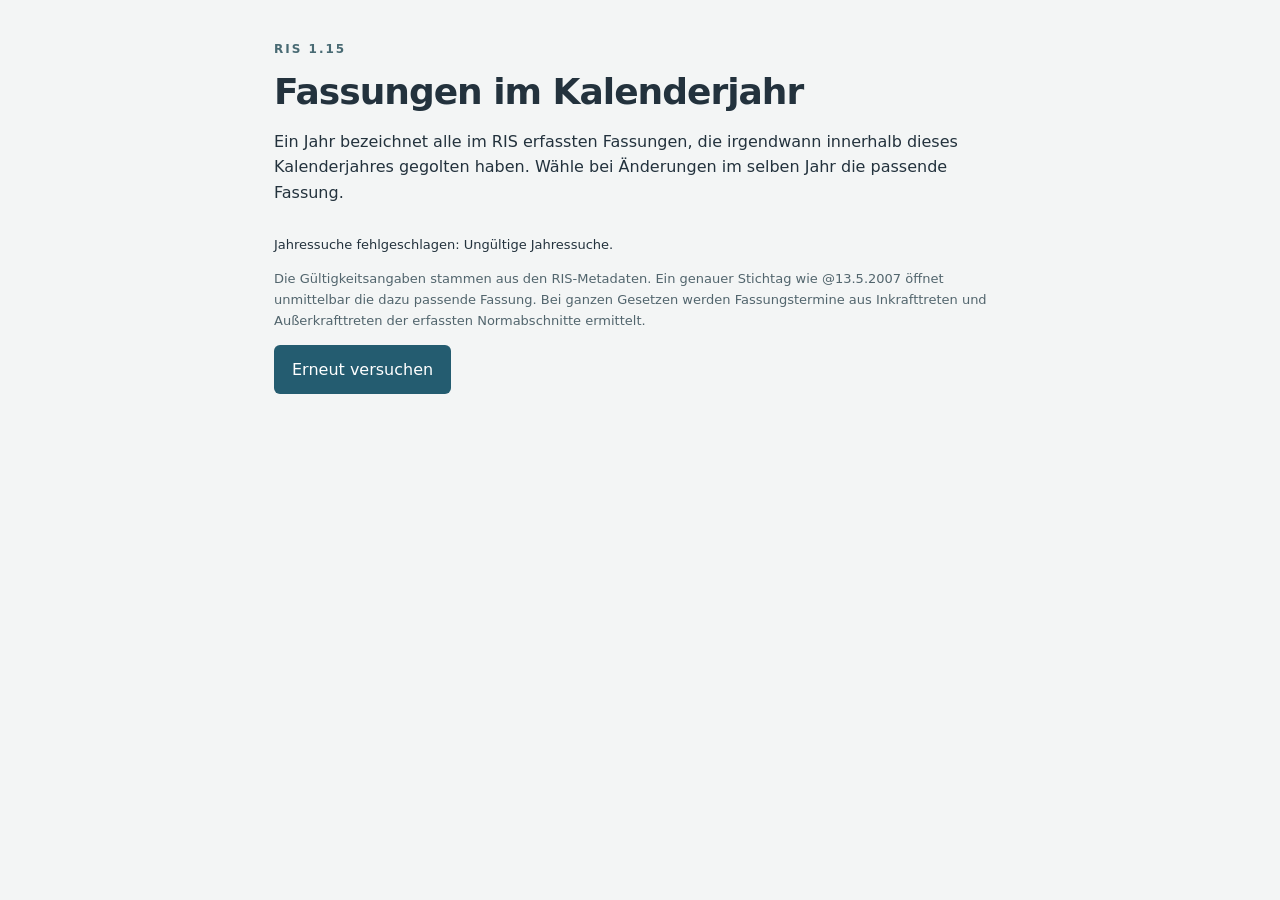
<file: year.html>
<!doctype html><html lang="de"><head><meta charset="utf-8"><meta name="viewport" content="width=device-width,initial-scale=1"><title>RIS – Fassungen im Kalenderjahr</title><link rel="stylesheet" href="ui.css"></head><body><main><header><p class="eyebrow">RIS 1.15</p><h1 id="title">Fassungen im Kalenderjahr</h1><p>Ein Jahr bezeichnet alle im RIS erfassten Fassungen, die irgendwann innerhalb dieses Kalenderjahres gegolten haben. Wähle bei Änderungen im selben Jahr die passende Fassung.</p></header><p id="status" role="status" aria-live="polite">RIS wird abgefragt …</p><div id="results"></div><p class="hint">Die Gültigkeitsangaben stammen aus den RIS-Metadaten. Ein genauer Stichtag wie @13.5.2007 öffnet unmittelbar die dazu passende Fassung. Bei ganzen Gesetzen werden Fassungstermine aus Inkrafttreten und Außerkrafttreten der erfassten Normabschnitte ermittelt.</p><button id="retry" type="button" hidden>Erneut versuchen</button></main><script src="years.js"></script><script src="year.js"></script></body></html>
</file>
<file: site.css>
:root{--ink:#172b35;--muted:#52626b;--blue:#225d83;--red:#a94337;--line:#d7dfe2;--paper:#f3f5f5;font-family:"Segoe UI",Arial,sans-serif;color:var(--ink);background:#fff;font-synthesis:none}*{box-sizing:border-box}html{scroll-behavior:smooth;scroll-padding-top:30px}body{margin:0}a{color:var(--blue);text-underline-offset:4px}button,a,input{ -webkit-tap-highlight-color:transparent}button{font:inherit;cursor:pointer}button:disabled{cursor:default}a:focus-visible,button:focus-visible{outline:3px solid var(--red);outline-offset:5px}.wrap{width:min(1120px,calc(100% - 80px));margin:auto}.top{display:flex;align-items:center;justify-content:space-between;padding:27px 0;border-bottom:1px solid var(--line);gap:24px}.brand{display:flex;gap:11px;align-items:center;text-decoration:none;font-weight:700;font-size:17px;color:var(--ink)}.brand img{width:27px;height:27px}.top nav{display:flex;gap:26px;font-size:14px}.top nav a{text-decoration:none;color:var(--ink)}.top nav a:hover{text-decoration:underline}.hero{padding:76px 0 68px;display:grid;grid-template-columns:1.05fr 1fr;gap:75px;align-items:center}.kicker{font-size:11px;letter-spacing:1.5px;text-transform:uppercase;font-weight:700;color:var(--red);margin:0 0 23px}h1,h2,.demo-text{font-family:Georgia,"Times New Roman",serif;font-weight:400}h1{font-size:clamp(46px,4.6vw,65px);line-height:1.08;letter-spacing:-1.9px;margin:0 0 26px}h1 em{font-style:normal;color:var(--blue);text-decoration:underline;text-decoration-thickness:3px;text-underline-offset:8px}p{line-height:1.65}.intro{font-size:18px;color:var(--muted);max-width:475px;margin:0 0 28px}.primary{border:1px solid var(--ink);padding:14px 22px;background:var(--ink);color:#fff;border-radius:3px;font-weight:600;text-decoration:none;display:inline-flex;align-items:center;gap:20px}.primary:disabled{opacity:.65}.release-note{font-size:12px;max-width:400px;color:var(--muted);margin:13px 0}.release-note strong{color:var(--red)}.demo{background:var(--paper);padding:28px;border-top:3px solid var(--blue)}.demo-label{display:flex;justify-content:space-between;gap:12px;font-size:10px;font-weight:700;letter-spacing:1.2px;text-transform:uppercase;color:var(--muted);padding-bottom:18px;border-bottom:1px solid var(--line)}.demo-text{font-size:29px;line-height:1.6;margin:24px 0 20px;letter-spacing:-.3px}.demo a{text-decoration:none;color:inherit;border-bottom:2px solid var(--blue);padding:1px 0}.demo a[data-kind=case]{border-color:var(--red)}.demo[data-style=highlight] a{border-color:transparent;background:#fff18c;box-shadow:3px 0 #fff18c,-3px 0 #fff18c}.demo[data-style=both] a{background:#fff18c;box-shadow:3px 0 #fff18c,-3px 0 #fff18c}.demo[data-style=off] a{border-color:transparent}.demo-hint{font-size:12px;color:var(--muted);margin:0 0 22px}.styles{display:flex;flex-wrap:wrap;gap:5px}.styles button,.browser-switch button{background:transparent;color:var(--ink);padding:8px 11px;border:1px solid var(--line);border-radius:2px;font-size:12px}.styles button[aria-pressed=true],.browser-switch button[aria-pressed=true]{background:var(--ink);border-color:var(--ink);color:#fff}.benefits{display:grid;grid-template-columns:repeat(3,1fr);gap:35px;border-top:1px solid var(--line);border-bottom:1px solid var(--line);padding:28px 0}.benefits strong{font-size:15px}.benefits p{font-size:14px;color:var(--muted);margin:6px 0 0}.section{padding:69px 0;border-bottom:1px solid var(--line)}.section-head{display:grid;grid-template-columns:1fr 1fr;gap:75px;align-items:start;margin-bottom:34px}h2{font-size:39px;line-height:1.17;letter-spacing:-.7px;margin:0}.section-head p{color:var(--muted);margin:0;font-size:16px}.commands{border-top:1px solid var(--line)}.command{display:grid;grid-template-columns:1fr 1fr 35px;gap:24px;padding:18px 0;align-items:center;border-bottom:1px solid var(--line)}code{font-family:Consolas,"Courier New",monospace;font-size:14px;word-break:break-word}.command p{font-size:14px;color:var(--muted);margin:0}.copy{border:0;background:transparent;color:var(--blue);font-size:19px;width:35px;height:35px;border-radius:2px}.copy:hover{background:var(--paper)}.copy-status{min-height:21px;font-size:12px;color:var(--muted);margin:13px 0 0}.install-grid{display:grid;grid-template-columns:1fr 1fr;gap:75px}.browser-switch{display:flex;gap:8px;margin:24px 0}.address{font-family:Consolas,"Courier New",monospace;font-size:21px;display:block;margin:8px 0 15px;color:var(--blue)}.steps{list-style:none;margin:0;padding:0;counter-reset:step}.steps li{counter-increment:step;display:grid;grid-template-columns:28px 1fr;gap:14px;margin:0 0 22px;line-height:1.65;font-size:15px}.steps li:before{content:counter(step,decimal-leading-zero);color:var(--red);font:12px Consolas,monospace;padding-top:6px}.steps li strong{font-weight:600}.aside-note{padding:18px 0 0;border-top:1px solid var(--line);font-size:14px;color:var(--muted);line-height:1.7}.feature-row{display:grid;grid-template-columns:1fr 1fr;gap:75px;padding:25px 0;border-bottom:1px solid var(--line)}.feature-row:last-child{border-bottom:0}.feature-row h3{font-size:17px;font-weight:600;margin:0}.feature-row p{margin:0;color:var(--muted);font-size:15px}.limits{display:grid;grid-template-columns:1fr 1fr;gap:75px}.limits h3{font-size:17px;margin:0 0 10px}.limits p{font-size:14px;color:var(--muted);margin:0 0 22px}.pdf-note{border-left:3px solid var(--red);padding-left:18px}.foot{display:flex;justify-content:space-between;align-items:flex-start;gap:28px;padding:29px 0 40px;font-size:12px;color:var(--muted)}.foot nav{display:flex;flex-wrap:wrap;gap:20px}.foot a{color:var(--muted)}.skip{position:absolute;left:20px;top:-60px;z-index:10;background:white;padding:10px}.skip:focus{top:10px}.text-link{display:inline-block;font-size:14px;margin-top:6px}.sr-only{position:absolute;width:1px;height:1px;padding:0;margin:-1px;overflow:hidden;clip:rect(0,0,0,0);white-space:nowrap;border:0}@media(prefers-reduced-motion:reduce){html{scroll-behavior:auto}}@media(max-width:850px){.wrap{width:calc(100% - 48px)}.hero{gap:30px;padding:48px 0}.section-head,.install-grid,.feature-row,.limits{gap:35px}.demo{padding:23px}.demo-text{font-size:24px}.top nav{gap:16px}.top nav a:nth-child(2){display:none}.benefits{gap:22px}.section{padding:48px 0}h2{font-size:33px}}@media(max-width:600px){.wrap{width:calc(100% - 40px)}.top{padding:20px 0;gap:15px}.brand{font-size:15px}.top nav a{display:none}.top nav a:last-child{display:inline}.hero,.section-head,.install-grid,.limits{grid-template-columns:1fr;gap:28px}.hero{padding:45px 0 35px}h1{font-size:48px;letter-spacing:-1.4px}.intro{font-size:16px}.demo-text{font-size:27px}.benefits{grid-template-columns:1fr;gap:18px;padding:23px 0}.benefits p{margin-top:3px}.section-head{margin-bottom:25px}.command{grid-template-columns:1fr 35px;gap:8px;padding:17px 0}.command p{grid-column:1;grid-row:2}.command button{grid-column:2;grid-row:1/3}.feature-row{grid-template-columns:1fr;gap:9px;padding:23px 0}.section{padding:39px 0}.foot{flex-direction:column;gap:14px}.foot p{margin:0}.address{font-size:20px}h2{font-size:34px}}
:root{--ink:#14171c;--muted:#5c636e;--blue:#1f4fd1;--red:#1f4fd1;--paper:#f1f2f4;font-family:"Segoe UI Variable Display","Segoe UI Variable","Segoe UI",Arial,sans-serif;background:#f1f2f4}.top{border-bottom-color:#d9dce1}.hero{grid-template-columns:1fr;gap:38px;padding:62px 0 49px}.hero>div:first-child{max-width:920px}h1,h2{font-family:"Segoe UI Variable Display","Segoe UI",Arial,sans-serif;font-weight:600;letter-spacing:-.035em}h1{font-size:clamp(48px,5.5vw,76px);line-height:1.08;max-width:920px;margin-bottom:25px}h2{font-size:38px;line-height:1.17}.kicker{color:var(--muted)}.intro{max-width:750px;font-size:19px;margin-bottom:24px}.primary{border-radius:5px;background:var(--blue);border-color:var(--blue)}.release-note{display:inline-block;max-width:530px;vertical-align:middle;margin:0 0 0 19px;font-size:12px}.hero .text-link{display:block;margin-top:16px}.demo-stage{background:#d7e1ef url("site-sky.svg") center/cover;border-radius:20px;padding:46px 65px}.demo{background:#fff;padding:0;border:1px solid #d7dbe1;border-radius:11px;overflow:hidden;box-shadow:0 12px 35px -18px #475975;max-width:870px;margin:auto}.demo-label{padding:15px 28px;background:#f3f4f6;font-size:12px;letter-spacing:0;text-transform:none;font-weight:600;color:var(--ink);border-bottom:1px solid #dfe2e8}.demo-text{font-family:Constantia,Georgia,"Times New Roman",serif;font-size:29px;line-height:1.6;padding:0 35px;margin:26px 0 22px}.demo a{color:var(--blue);border-color:#9db2ed;border-width:1.5px}.demo a[data-kind=case]{border-color:#9db2ed}.demo a:hover{background:#e8eefc;box-shadow:3px 0 #e8eefc,-3px 0 #e8eefc;border-color:var(--blue)}.demo-hint{padding:0 35px;font-size:11px;margin-bottom:18px}.styles{padding:0 35px 25px}.styles button{border-radius:4px}.styles button[aria-pressed=true],.browser-switch button[aria-pressed=true]{background:#e8eefc;color:var(--blue);border-color:#aebfec}.benefits{gap:45px}.section-head{grid-template-columns:1fr 1.2fr}.pdf-note{border-left-color:#aebfec}.steps li:before{color:var(--muted)}@media(max-width:850px){.demo-stage{padding:35px}.demo-text{font-size:27px}.release-note{max-width:440px;margin:14px 0 0;display:block}.hero{padding-top:47px}}@media(max-width:600px){h1{font-size:45px;letter-spacing:-.035em}.hero{gap:27px;padding:38px 0}.demo-stage{padding:19px 12px;border-radius:12px}.demo-text{font-size:24px;padding:0 21px;margin-top:21px}.demo-label{padding:13px 21px}.demo-hint{padding:0 21px;line-height:1.6}.styles{padding:0 21px 21px;gap:6px}.styles button{font-size:11px;padding:8px 9px}.section-head{grid-template-columns:1fr}.intro{font-size:17px}h2{font-size:32px}.release-note{font-size:12px}}

.demo a{white-space:nowrap}
</file>
<file: ui.css>
:root{font-family:system-ui,-apple-system,"Segoe UI",sans-serif;color:#23323d;background:#f3f5f5;line-height:1.6;color-scheme:light}*{box-sizing:border-box}body{margin:0}main{max-width:780px;margin:40px auto;padding:0 24px}header{margin-bottom:30px}h1{font-size:36px;line-height:1.15;letter-spacing:-1px;margin:12px 0}h2{font-size:21px;margin:0 0 18px}.eyebrow{font-size:12px;font-weight:700;letter-spacing:2px;color:#486a73}section{padding:26px;border:1px solid #dce3e5;background:white;border-radius:12px;margin:20px 0}label{display:block;font-weight:600;margin:16px 0 6px}select,textarea{width:100%;padding:11px;border:1px solid #a6b8bf;border-radius:6px;background:white;font:inherit}input[type=color]{display:block;width:100%;height:40px;border:1px solid #dce3e5;border-radius:5px;cursor:pointer}.colors{display:grid;grid-template-columns:repeat(5,1fr);gap:15px}.colors label{font-size:13px}.hint,footer{font-size:13px;color:#52656d}fieldset{border:0;padding:0;margin:24px 0}fieldset label{display:inline-block;margin-right:20px}legend{font-weight:600}.preview{padding:18px;background:#f6f7f6;border-radius:6px;margin-top:25px}.actions{display:flex;flex-wrap:wrap;gap:10px;align-items:center}button,.button{font:inherit;border:0;border-radius:6px;background:#245c70;color:white;padding:12px 18px;cursor:pointer;text-decoration:none;display:inline-block}.secondary{background:#e5ecee;color:#23323d}code{background:#eaf0f2;padding:3px 6px;border-radius:4px}footer{margin:30px 0}.popup{min-width:320px;max-width:360px;padding:20px}.popup h1{font-size:22px;letter-spacing:0}.popup select{margin:10px 0}.popup .button{display:block;text-align:center;margin-top:14px}#status{font-size:13px}@media(max-width:600px){main{margin:20px auto;padding:0 15px}section{padding:18px}.colors{grid-template-columns:repeat(2,1fr)}h1{font-size:30px}}
</file>
<file: pdf-view.css>
html,body{height:100%;margin:0;overflow:hidden;background:#303030}iframe{position:fixed;inset:0;width:100%;height:100%;border:0}#status{margin:24px;color:#fff;font:16px system-ui}
</file>
